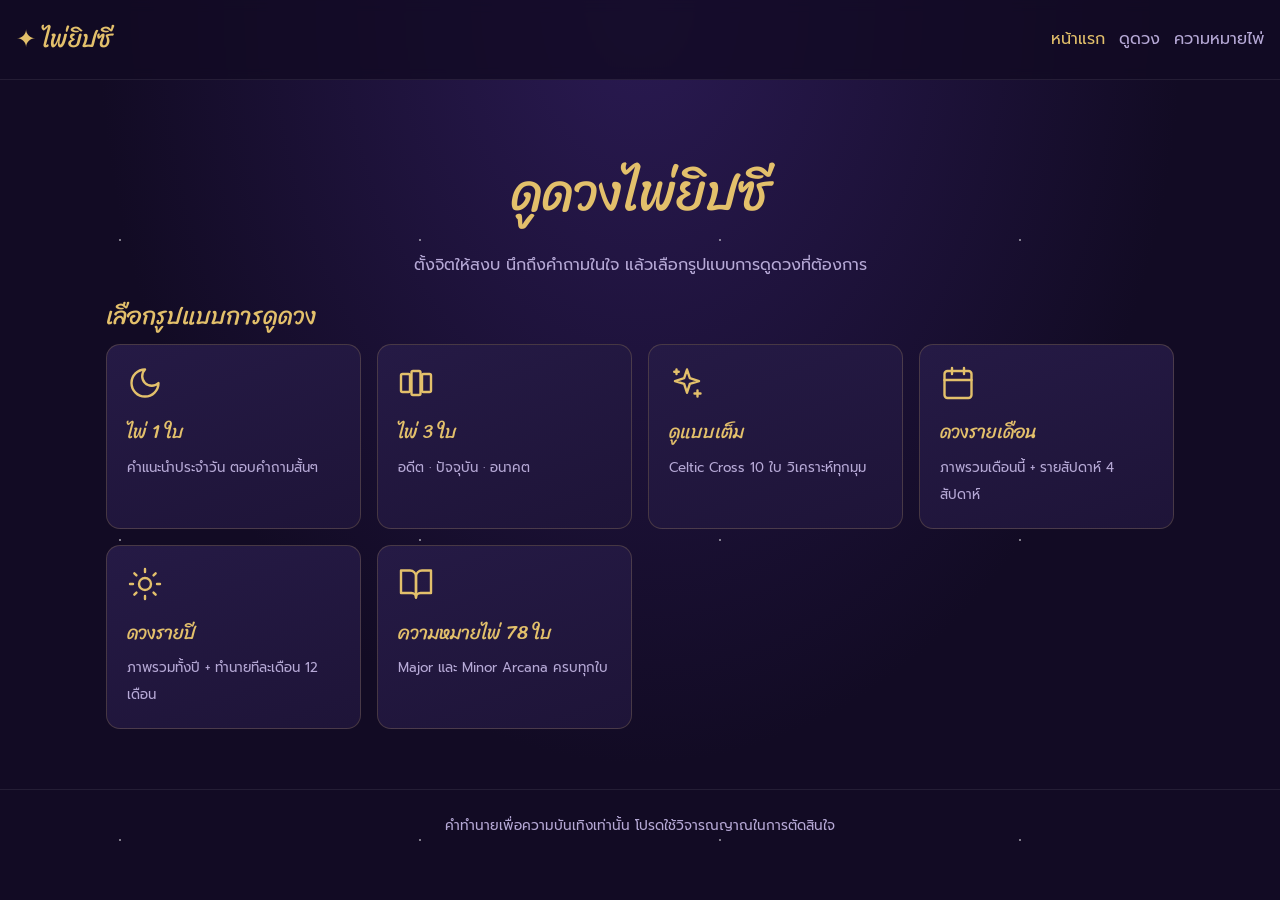
<file: index.html>
<!doctype html>
<html lang="th">
<head>
<meta charset="utf-8"><meta name="viewport" content="width=device-width,initial-scale=1">
<title>ไพ่ยิปซีออนไลน์ | ดูดวงไพ่ทาโรต์</title>
<link rel="preconnect" href="https://fonts.googleapis.com">
<link href="https://fonts.googleapis.com/css2?family=Prompt:wght@300;400;600&family=Sriracha&display=swap" rel="stylesheet">
<link rel="stylesheet" href="css/style.css">
</head>
<body>
<header><a class="brand" href="index.html">✦ ไพ่ยิปซี</a>
<nav><a href="index.html" class="active">หน้าแรก</a><a href="reading.html?type=three">ดูดวง</a><a href="cards.html">ความหมายไพ่</a></nav></header>
<main>
  <section class="hero">
    <h1>ดูดวงไพ่ยิปซี</h1>
    <p>ตั้งจิตให้สงบ นึกถึงคำถามในใจ แล้วเลือกรูปแบบการดูดวงที่ต้องการ</p>
  </section>
  <h2>เลือกรูปแบบการดูดวง</h2>
  <div class="grid">
    <a class="panel" href="reading.html?type=one"><svg class="icon" viewBox="0 0 24 24" aria-hidden="true"><path d="M12 3a6 6 0 0 0 9 9 9 9 0 1 1-9-9z"/></svg><h3>ไพ่ 1 ใบ</h3><small>คำแนะนำประจำวัน ตอบคำถามสั้นๆ</small></a>
    <a class="panel" href="reading.html?type=three"><svg class="icon" viewBox="0 0 24 24" aria-hidden="true"><rect x="2" y="6" width="6" height="12" rx="1"/><rect x="9" y="4" width="6" height="16" rx="1"/><rect x="16" y="6" width="6" height="12" rx="1"/></svg><h3>ไพ่ 3 ใบ</h3><small>อดีต · ปัจจุบัน · อนาคต</small></a>
    <a class="panel" href="reading.html?type=full"><svg class="icon" viewBox="0 0 24 24" aria-hidden="true"><path d="M12 3l1.9 5.8 6.1 1.9-6.1 1.9L12 18.5l-1.9-5.9L4 10.7l6.1-1.9z"/><path d="M19 17v4M17 19h4M5 3v3M3.5 4.5h3"/></svg><h3>ดูแบบเต็ม</h3><small>Celtic Cross 10 ใบ วิเคราะห์ทุกมุม</small></a>
    <a class="panel" href="reading.html?type=monthly"><svg class="icon" viewBox="0 0 24 24" aria-hidden="true"><rect width="18" height="18" x="3" y="4" rx="2"/><path d="M16 2v4M8 2v4M3 10h18"/></svg><h3>ดวงรายเดือน</h3><small>ภาพรวมเดือนนี้ + รายสัปดาห์ 4 สัปดาห์</small></a>
    <a class="panel" href="reading.html?type=yearly"><svg class="icon" viewBox="0 0 24 24" aria-hidden="true"><circle cx="12" cy="12" r="4"/><path d="M12 2v2M12 20v2M4.9 4.9l1.4 1.4M17.7 17.7l1.4 1.4M2 12h2M20 12h2M6.3 17.7l-1.4 1.4M19.1 4.9l-1.4 1.4"/></svg><h3>ดวงรายปี</h3><small>ภาพรวมทั้งปี + ทำนายทีละเดือน 12 เดือน</small></a>
    <a class="panel" href="cards.html"><svg class="icon" viewBox="0 0 24 24" aria-hidden="true"><path d="M2 3h6a4 4 0 0 1 4 4v14a3 3 0 0 0-3-3H2z"/><path d="M22 3h-6a4 4 0 0 0-4 4v14a3 3 0 0 1 3-3h7z"/></svg><h3>ความหมายไพ่ 78 ใบ</h3><small>Major และ Minor Arcana ครบทุกใบ</small></a>
  </div>
</main>
<footer>คำทำนายเพื่อความบันเทิงเท่านั้น โปรดใช้วิจารณญาณในการตัดสินใจ</footer>
</body>
</html>
</file>
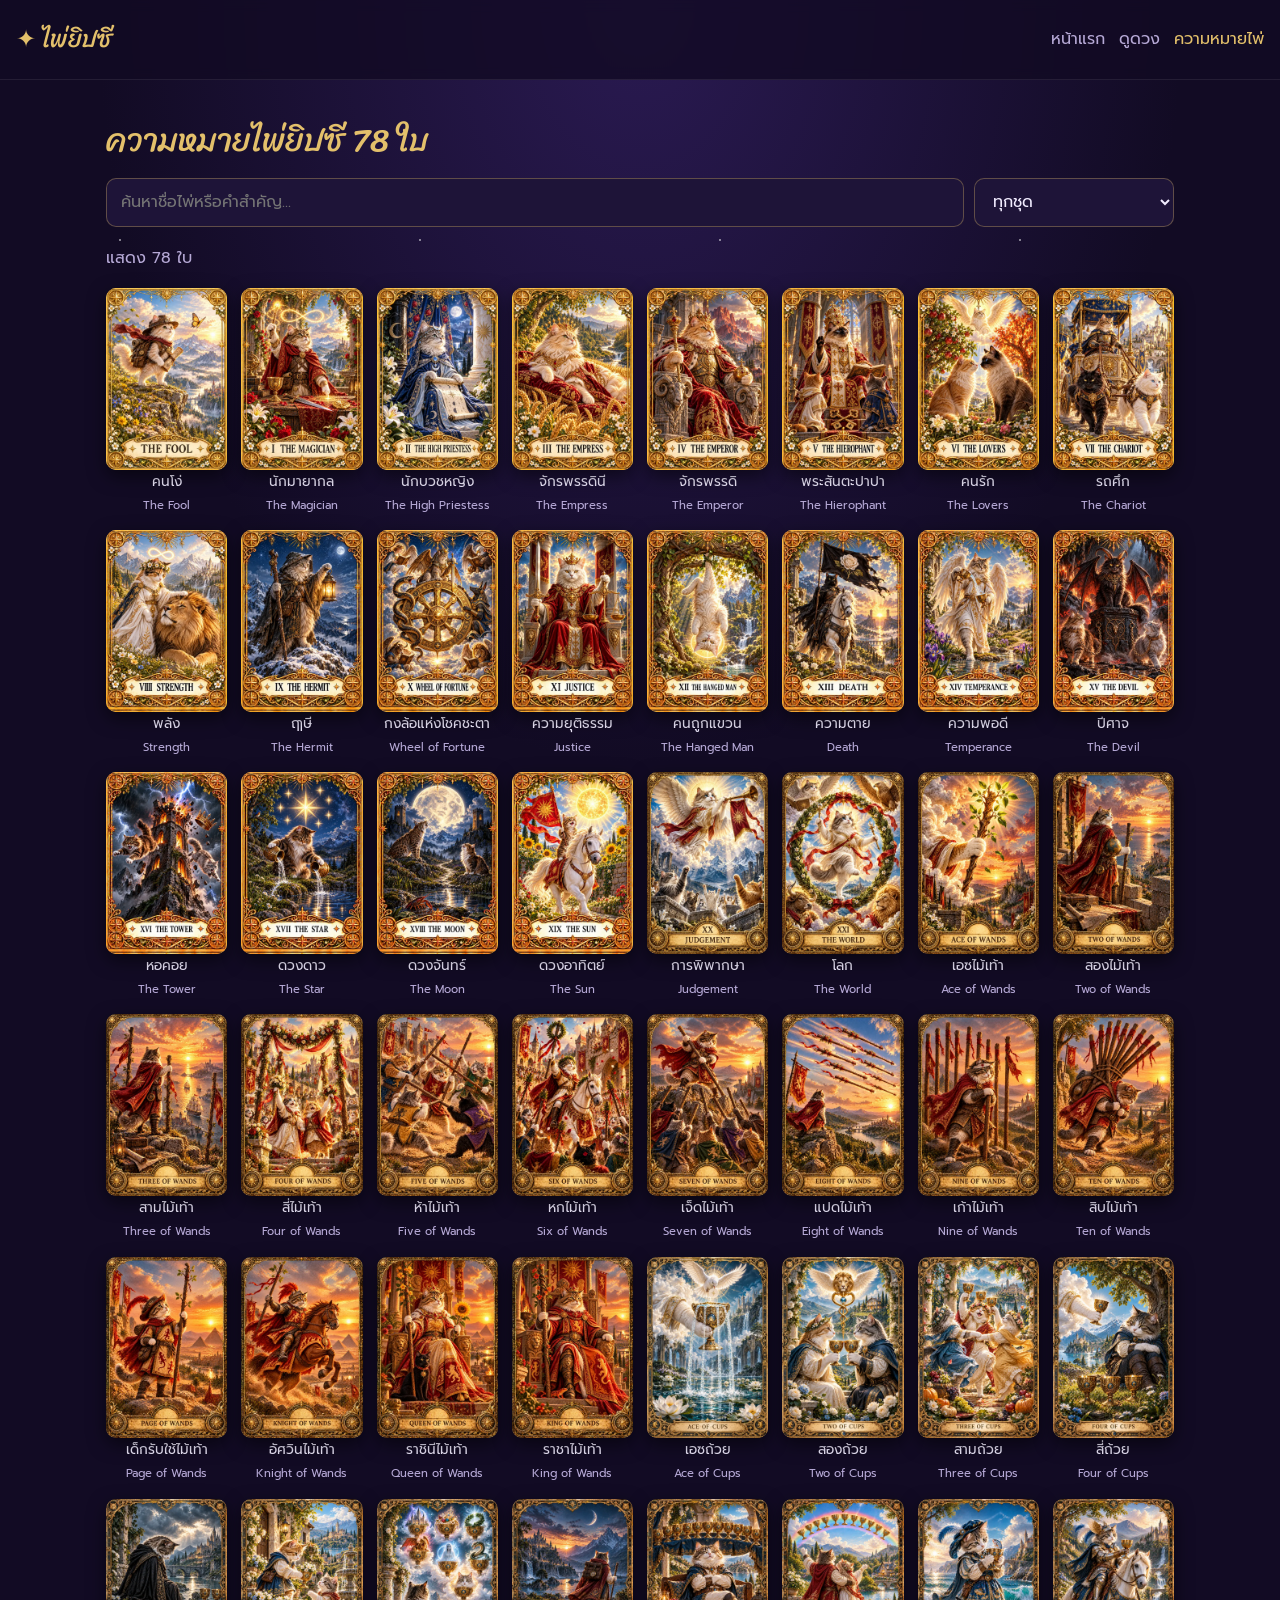
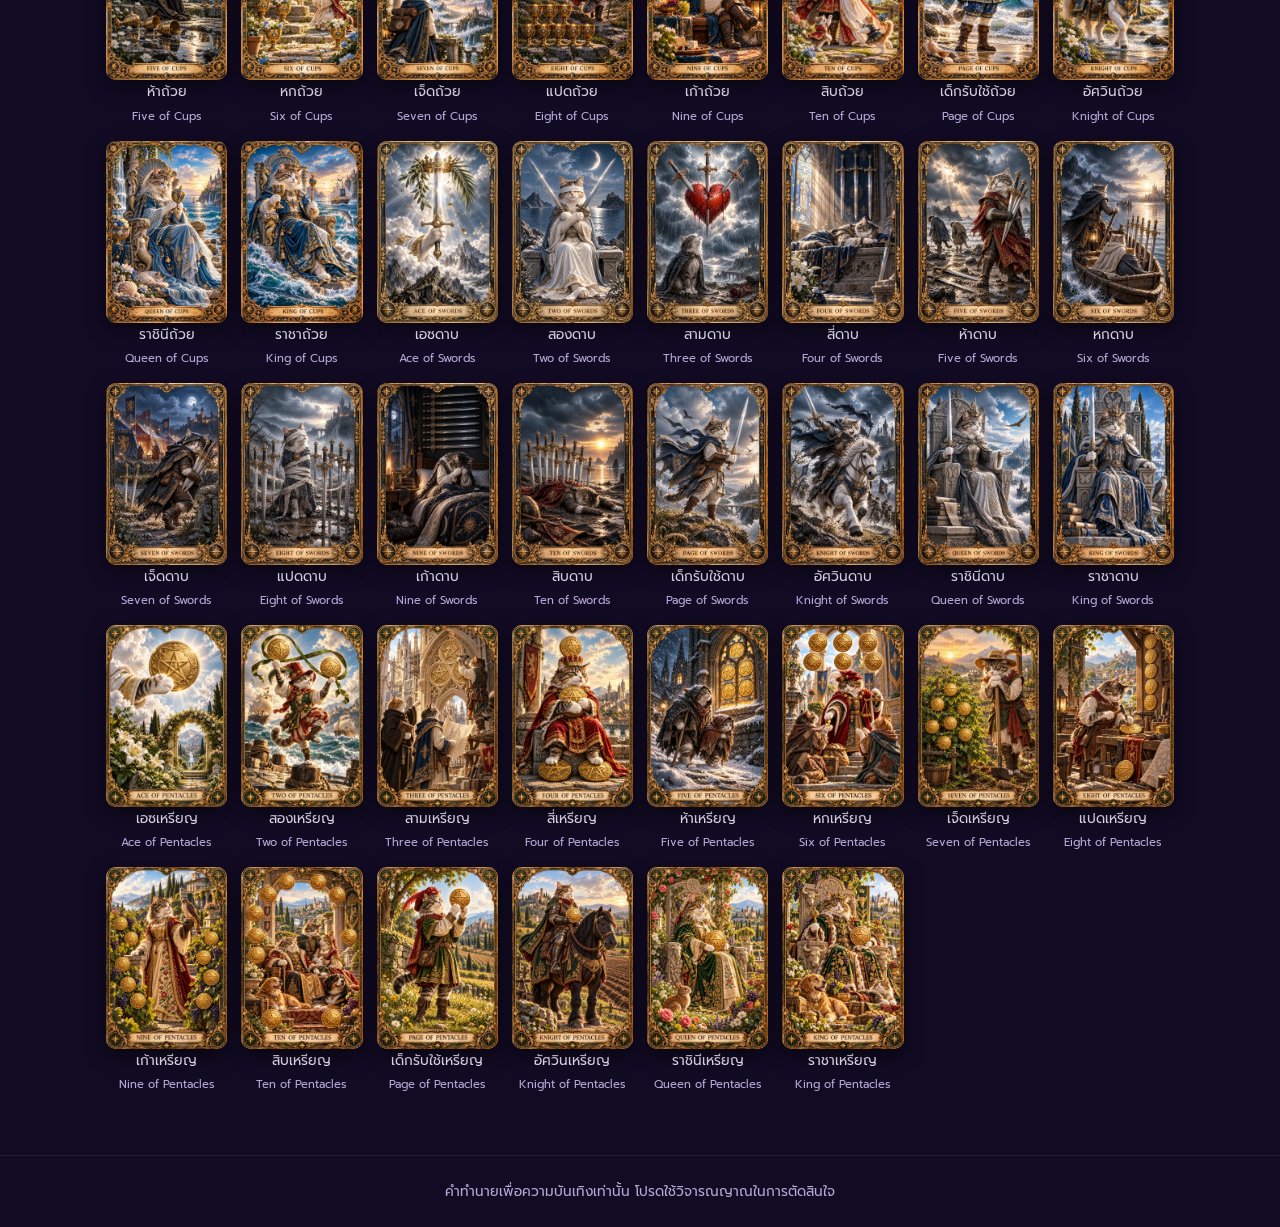
<file: cards.html>
<!doctype html>
<html lang="th">
<head>
<meta charset="utf-8"><meta name="viewport" content="width=device-width,initial-scale=1">
<title>ความหมายไพ่ยิปซี 78 ใบ</title>
<link rel="preconnect" href="https://fonts.googleapis.com">
<link href="https://fonts.googleapis.com/css2?family=Prompt:wght@300;400;600&family=Sriracha&display=swap" rel="stylesheet">
<link rel="stylesheet" href="css/style.css">
</head>
<body>
<header><a class="brand" href="index.html">✦ ไพ่ยิปซี</a>
<nav><a href="index.html">หน้าแรก</a><a href="reading.html?type=three">ดูดวง</a><a href="cards.html" class="active">ความหมายไพ่</a></nav></header>
<main>
  <h1>ความหมายไพ่ยิปซี 78 ใบ</h1>
  <div class="filters">
    <input id="q" placeholder="ค้นหาชื่อไพ่หรือคำสำคัญ...">
    <select id="suit">
      <option value="">ทุกชุด</option>
      <option value="major">ไพ่ชุดใหญ่ (Major Arcana)</option>
      <option value="wands">ไม้เท้า (Wands)</option>
      <option value="cups">ถ้วย (Cups)</option>
      <option value="swords">ดาบ (Swords)</option>
      <option value="pentacles">เหรียญ (Pentacles)</option>
    </select>
  </div>
  <p class="muted" id="count"></p>
  <div class="lib" id="lib"></div>
</main>
<footer>คำทำนายเพื่อความบันเทิงเท่านั้น โปรดใช้วิจารณญาณในการตัดสินใจ</footer>
<script src="js/cards-data.js"></script>
<script src="js/deck.js"></script>
<script src="js/library.js"></script>
</body>
</html>
</file>
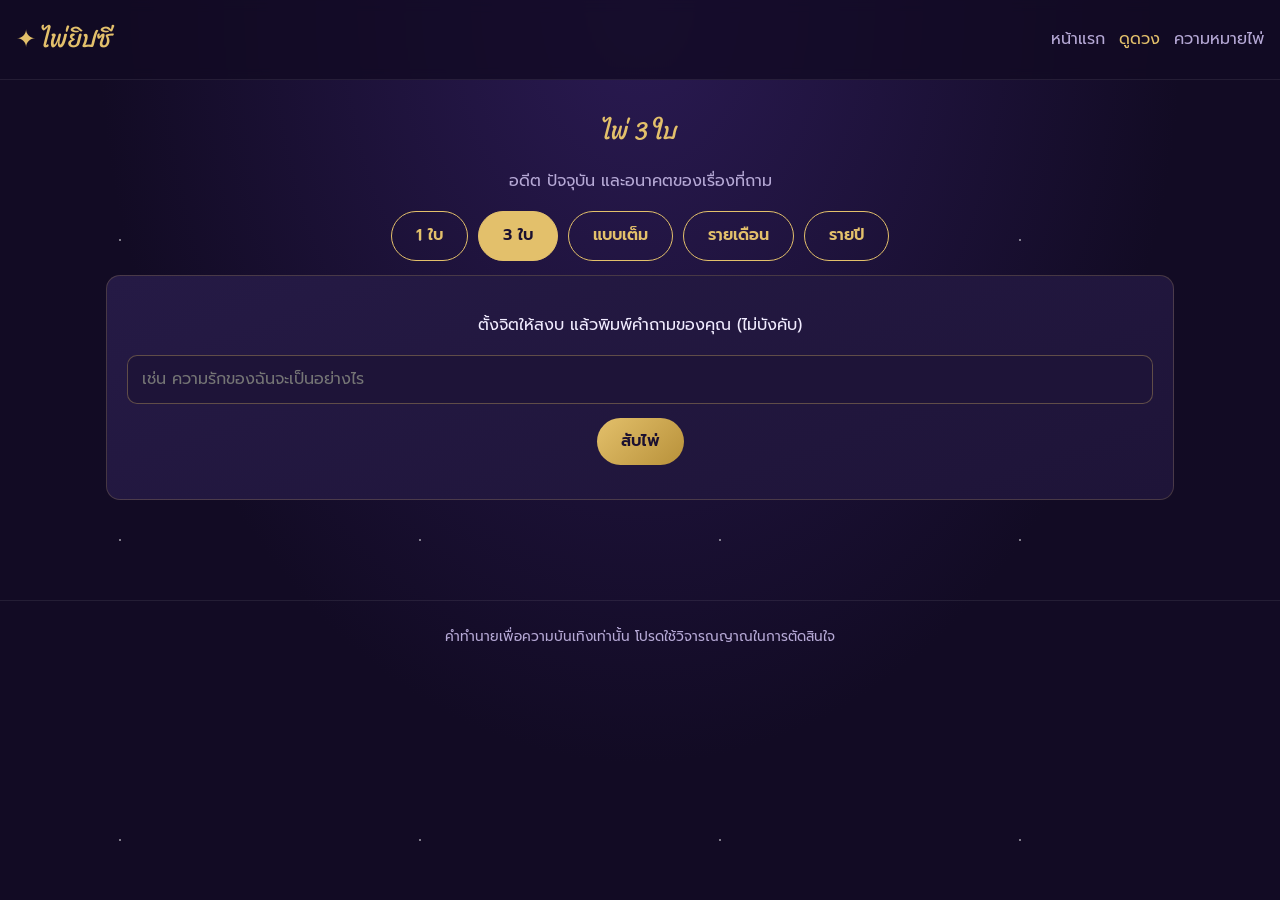
<file: reading.html>
<!doctype html>
<html lang="th">
<head>
<meta charset="utf-8"><meta name="viewport" content="width=device-width,initial-scale=1">
<title>ดูดวงไพ่ยิปซี</title>
<link rel="preconnect" href="https://fonts.googleapis.com">
<link href="https://fonts.googleapis.com/css2?family=Prompt:wght@300;400;600&family=Sriracha&display=swap" rel="stylesheet">
<link rel="stylesheet" href="css/style.css">
</head>
<body>
<header><a class="brand" href="index.html">✦ ไพ่ยิปซี</a>
<nav><a href="index.html">หน้าแรก</a><a href="reading.html?type=three" class="active">ดูดวง</a><a href="cards.html">ความหมายไพ่</a></nav></header>
<main>
  <section class="center">
    <h1 id="title"></h1>
    <p class="muted" id="desc"></p>
    <div class="row">
      <a class="btn ghost" href="reading.html?type=one">1 ใบ</a>
      <a class="btn ghost" href="reading.html?type=three">3 ใบ</a>
      <a class="btn ghost" href="reading.html?type=full">แบบเต็ม</a>
      <a class="btn ghost" href="reading.html?type=monthly">รายเดือน</a>
      <a class="btn ghost" href="reading.html?type=yearly">รายปี</a>
    </div>
  </section>

  <section id="step-ask" class="panel center">
    <label for="question"><p>ตั้งจิตให้สงบ แล้วพิมพ์คำถามของคุณ (ไม่บังคับ)</p></label>
    <input id="question" placeholder="เช่น ความรักของฉันจะเป็นอย่างไร" maxlength="120">
    <div class="row"><button class="btn" id="btn-shuffle">สับไพ่</button></div>
  </section>

  <section id="step-pick" hidden>
    <p class="center" id="pick-hint" aria-live="polite"></p>
    <div class="deck-fan" id="fan"></div>
  </section>

  <section id="spread" class="spread"></section>

  <section id="step-result" hidden>
    <div class="panel" id="summary" tabindex="-1"></div>
    <div class="result" id="result"></div>
    <div class="row">
      <button class="btn" id="btn-copy">คัดลอกผลทำนาย</button>
      <button class="btn ghost" id="btn-again">ดูใหม่</button>
    </div>
  </section>
</main>
<footer>คำทำนายเพื่อความบันเทิงเท่านั้น โปรดใช้วิจารณญาณในการตัดสินใจ</footer>
<script src="js/cards-data.js"></script>
<script src="js/spreads.js"></script>
<script src="js/deck.js"></script>
<script src="js/reading.js"></script>
</body>
</html>
</file>
<file: css/style.css>
:root{
  --bg:#120b24;--bg2:#1e1438;--panel:#251a45;--gold:#e3c06b;--gold2:#b8913a;
  --text:#f1ecff;--muted:#b6a9d6;--accent:#9b6bff;--radius:14px;
  --card-w:120px;
}
*{box-sizing:border-box}
body{margin:0;font-family:"Prompt",sans-serif;color:var(--text);background:radial-gradient(ellipse at top,#2a1a52 0%,var(--bg) 60%) fixed;background-color:var(--bg);min-height:100vh;line-height:1.7}
body::before{content:"";position:fixed;inset:0;pointer-events:none;z-index:-1;
  background-image:radial-gradient(1px 1px at 20% 30%,#fff8 50%,transparent 51%),radial-gradient(1px 1px at 70% 20%,#fff6 50%,transparent 51%),radial-gradient(1.5px 1.5px at 40% 80%,#fff7 50%,transparent 51%),radial-gradient(1px 1px at 85% 65%,#fff5 50%,transparent 51%),radial-gradient(1px 1px at 10% 90%,#fff6 50%,transparent 51%);
  background-size:300px 300px;animation:twinkle 6s ease-in-out infinite alternate}
@keyframes twinkle{from{opacity:.5}to{opacity:1}}
a{color:var(--gold)}
h1,h2,h3,.brand{font-family:"Sriracha",cursive;color:var(--gold);font-weight:400;margin:.3em 0}
header{display:flex;flex-wrap:wrap;align-items:center;justify-content:space-between;gap:8px;padding:12px 16px;border-bottom:1px solid #ffffff14;background:#120b24cc;position:sticky;top:0;backdrop-filter:blur(6px);z-index:10}
.brand{font-size:1.5rem;text-decoration:none}
nav a{margin-left:14px;text-decoration:none;color:var(--muted)}
nav a:hover,nav a.active{color:var(--gold)}
main{max-width:1100px;margin:0 auto;padding:24px 16px 60px}
footer{text-align:center;color:var(--muted);font-size:.85rem;padding:24px 16px;border-top:1px solid #ffffff14}
.hero{text-align:center;padding:30px 0 10px}
.hero h1{font-size:clamp(2rem,6vw,3.2rem)}
.hero p{color:var(--muted);max-width:600px;margin:0 auto}
.grid{display:grid;gap:16px;grid-template-columns:repeat(auto-fill,minmax(230px,1fr))}
.panel{background:linear-gradient(160deg,var(--panel),var(--bg2));border:1px solid #e3c06b33;border-radius:var(--radius);padding:20px}
a.panel{text-decoration:none;color:var(--text);transition:transform .2s,border-color .2s;display:block}
a.panel:hover{transform:translateY(-4px);border-color:var(--gold)}
.icon,.ico,.sym{fill:none;stroke:var(--gold);stroke-width:1.6;stroke-linecap:round;stroke-linejoin:round}
.icon{width:36px;height:36px}
.ico{width:1.1em;height:1.1em;vertical-align:-.15em}
:focus-visible{outline:3px solid var(--gold);outline-offset:3px;border-radius:6px}
.btn.ghost.active{background:var(--gold);color:#1b1030}
.panel small{color:var(--muted)}
.btn{display:inline-block;background:linear-gradient(135deg,var(--gold),var(--gold2));color:#1b1030;border:0;border-radius:999px;padding:10px 24px;font:inherit;font-weight:600;cursor:pointer;text-decoration:none}
.btn.ghost{background:transparent;color:var(--gold);border:1px solid var(--gold)}
.btn:disabled{opacity:.5;cursor:default}
input,select{font:inherit;background:var(--bg2);color:var(--text);border:1px solid #e3c06b55;border-radius:10px;padding:10px 14px;width:100%}
.center{text-align:center}
.muted{color:var(--muted)}
.row{display:flex;flex-wrap:wrap;gap:10px;align-items:center;justify-content:center;margin:14px 0}

/* ---------- Card ---------- */
.tcard{width:var(--card-w);aspect-ratio:2/3;perspective:900px;cursor:pointer;flex:none}
.tcard .inner{position:relative;width:100%;height:100%;transition:transform .7s;transform-style:preserve-3d}
.tcard.flipped .inner{transform:rotateY(180deg)}
.tcard .face{position:absolute;inset:0;backface-visibility:hidden;border-radius:10px;overflow:hidden;box-shadow:0 6px 18px #0008}
.tcard .back{background:url(../images/back.svg) center/cover,#2a1a52}
.tcard .front{transform:rotateY(180deg);background:#1b1030}
.tcard.reversed .front .art{transform:rotate(180deg)}
.art{width:100%;height:100%;position:relative}
.art img{position:absolute;inset:0;z-index:1;width:100%;height:100%;object-fit:cover;display:block}
.fallback{position:absolute;inset:0;display:flex;flex-direction:column;align-items:center;justify-content:center;gap:6px;text-align:center;padding:8px;border:2px solid var(--gold);border-radius:10px;background:radial-gradient(circle,#3a2670,#1b1030);color:var(--gold);font-family:"Sriracha",cursive}
.fallback .num{font-size:.9rem;opacity:.8}
.fallback .sym{width:40%;height:auto;aspect-ratio:1}
.fallback .nm{font-size:.85rem;line-height:1.2}
.static .inner{transform:none!important}
.static .front{transform:none}

/* ---------- Reading ---------- */
.deck-fan{display:flex;flex-wrap:wrap;justify-content:center;gap:8px;margin:20px 0}
.deck-fan .tcard{--card-w:54px;transition:transform .2s}
.deck-fan .tcard:hover{transform:translateY(-8px)}
.deck-fan .tcard.picked{opacity:.15;pointer-events:none}
.spread{display:flex;flex-wrap:wrap;justify-content:center;gap:14px;margin:20px 0}
.slot{display:flex;flex-direction:column;align-items:center;gap:6px;width:var(--card-w)}
.slot .pos{font-size:.8rem;color:var(--muted);text-align:center;min-height:2.4em}
.result{display:grid;gap:14px;margin-top:20px}
.result .item{display:flex;gap:16px;align-items:flex-start}
.result .item .tcard{--card-w:90px}
.tag{display:inline-block;font-size:.75rem;padding:2px 10px;border-radius:999px;background:#9b6bff33;color:#d6c4ff;margin-right:6px}
.tag.rev{background:#ff6b8a33;color:#ffc4d1}
.shuffle .deck-fan .tcard{animation:shake .5s ease-in-out}
@keyframes shake{25%{transform:translateX(-6px) rotate(-4deg)}75%{transform:translateX(6px) rotate(4deg)}}

/* ---------- Library ---------- */
.filters{display:flex;flex-wrap:wrap;gap:10px;margin-bottom:18px}
.filters input{flex:1 1 220px}
.filters select{flex:0 1 200px}
.lib{display:grid;gap:14px;grid-template-columns:repeat(auto-fill,minmax(110px,1fr))}
.lib a{text-decoration:none;color:var(--text);text-align:center;font-size:.85rem}
.lib .tcard{--card-w:100%}
.detail{display:flex;flex-wrap:wrap;gap:24px}
.detail .tcard{--card-w:220px}
.detail .info{flex:1 1 300px}
.meaning h3{font-size:1.2rem;margin-top:1em}

/* เคารพการตั้งค่า "ลดการเคลื่อนไหว" ของผู้ใช้ */
@media (prefers-reduced-motion:reduce){
  *,*::before,*::after{animation:none!important;transition-duration:.01ms!important;scroll-behavior:auto!important}
}

@media (max-width:600px){
  :root{--card-w:96px}
  nav a{margin-left:10px;font-size:.9rem}
  .result .item{flex-direction:column;align-items:center;text-align:center}
}
</file>
